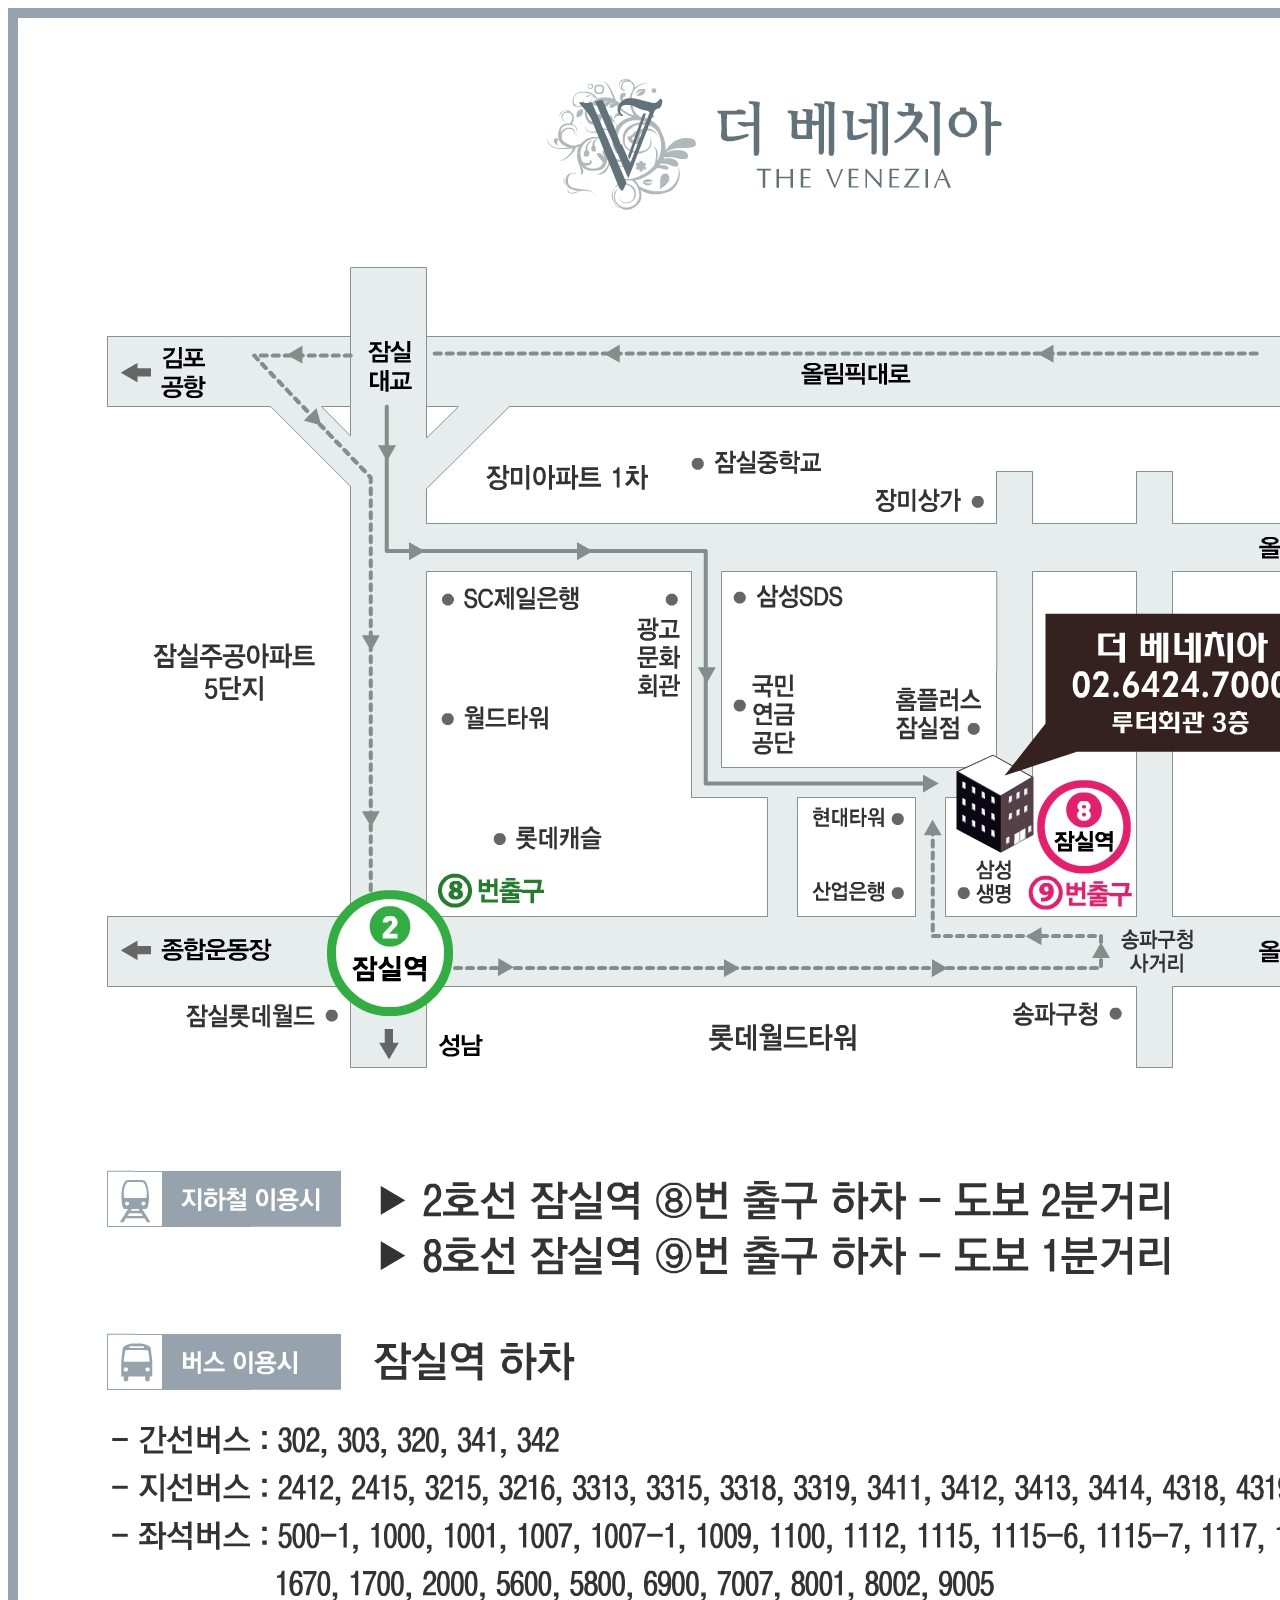
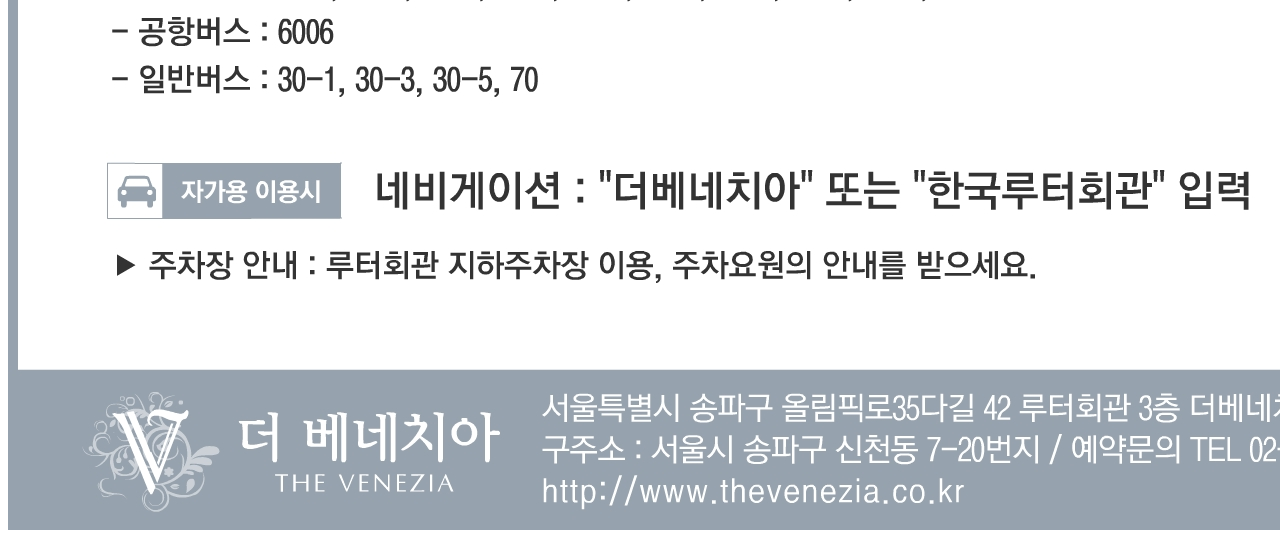
<file: mapDown.html>
<html lang="ko-KR">
    <head>
        <title>더베네치아 :: 02-6424-7000</title>
        <meta http-equiv="X-UA-Compatible" content="IE=Edge">
        <meta http-equiv="Content-Type" content="text/html; charset=utf-8">
        <script src="http://ajax.googleapis.com/ajax/libs/jquery/1.11.0/jquery.min.js"></script>
        <script language="javascript">
                
        </script>
    </head>
    <body>
        <div style="text-align:center">
            <a download="mapBig.jpg" href="location" title="ImageName">
                <img src="location/mapBig.jpg">
            </a>
        </div>
    </body>
</html>
</file>
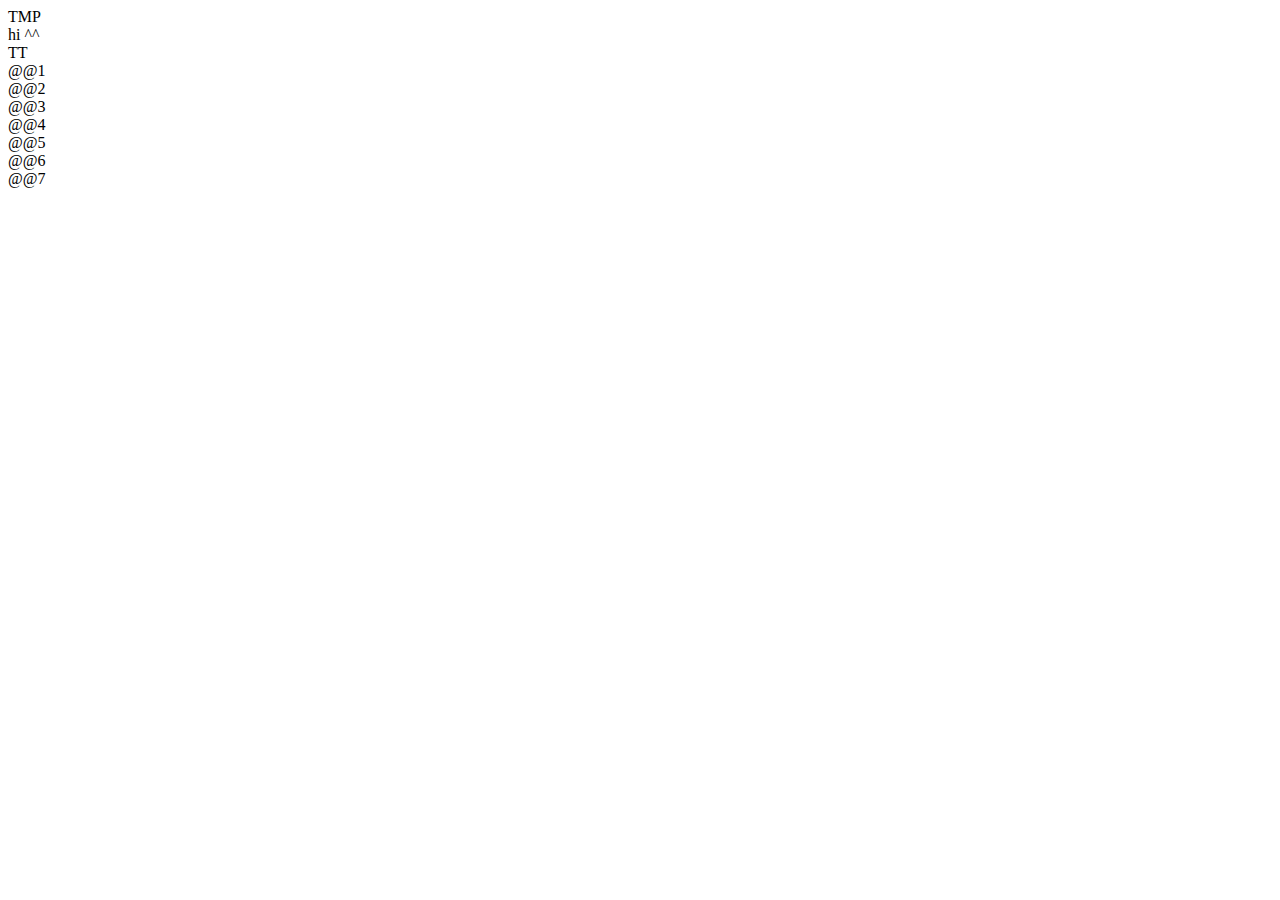
<file: tmp.html>
<html>
    <head>TMP</head>
    <body>
        <br>    hi ^^
        <br>    TT
        <br>    @@1
        <br>    @@2
        <br>    @@3
        <br>    @@4
        <br>    @@5
        <br>    @@6
        <br>    @@7
    </body>
</html>
</file>
